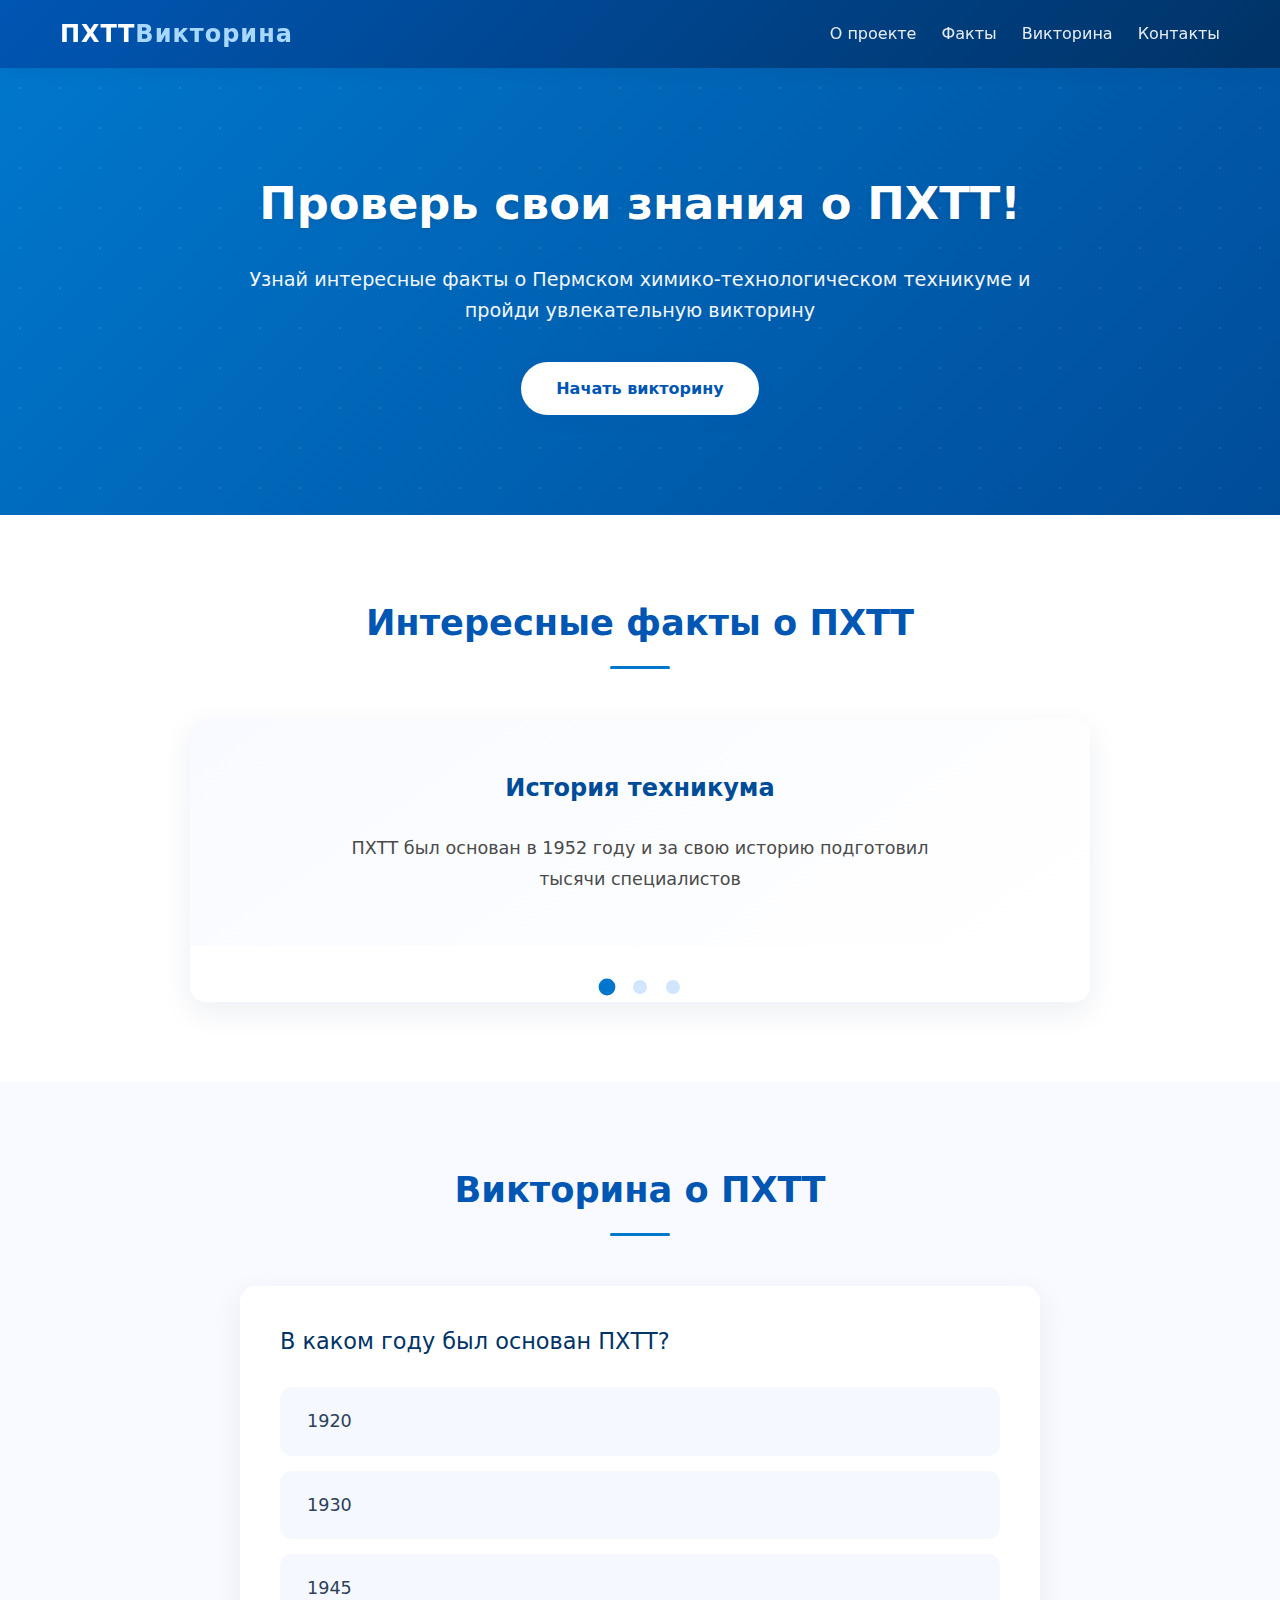
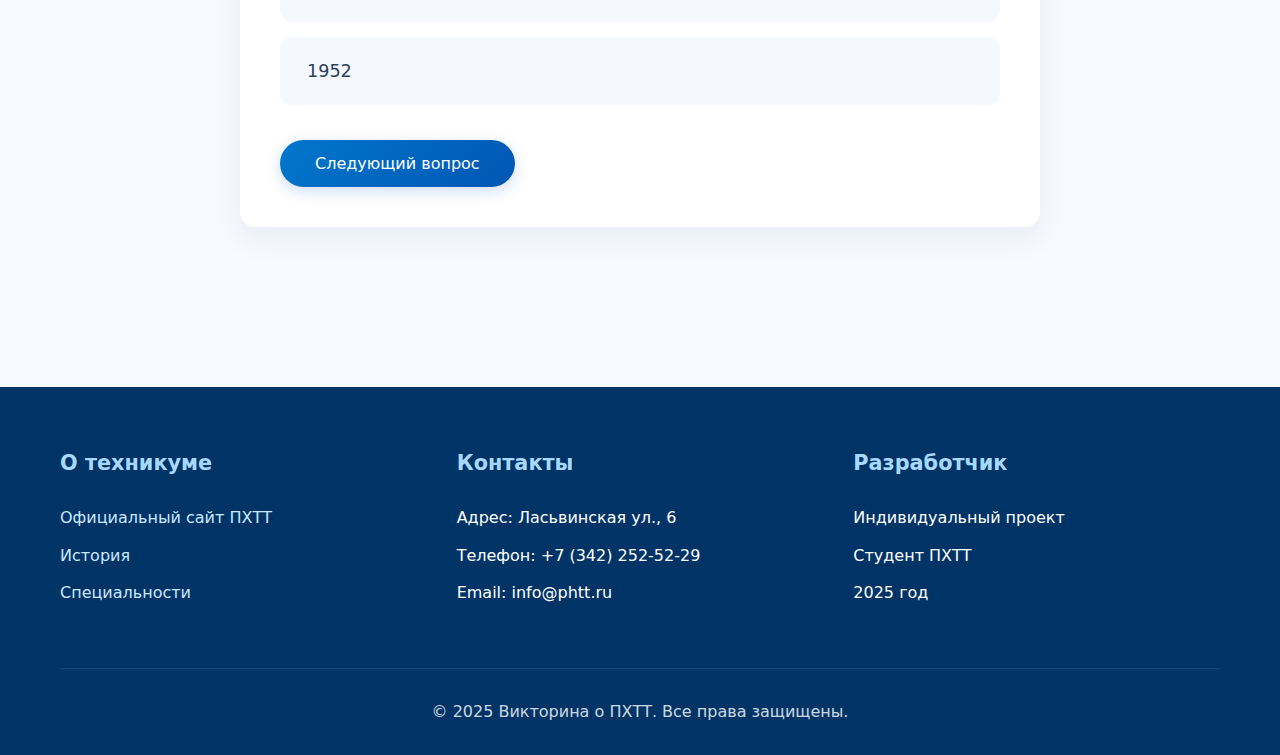
<file: index.html>
<!DOCTYPE html>
<html lang="ru">
<head>
    <meta charset="UTF-8">
    <meta name="viewport" content="width=device-width, initial-scale=1.0">
    <title>Викторина ПХТТ | Пермский химико-технологический техникум</title>
    <link rel="stylesheet" href="style.css">
</head>
<body>
    <!-- Шапка сайта -->
    <header>
        <div class="container header-content">
            <div class="logo">ПХТТ<span>Викторина</span></div>
            <nav>
                <ul>
                    <li><a href="#about">О проекте</a></li>
                    <li><a href="#facts">Факты</a></li>
                    <li><a href="#quiz">Викторина</a></li>
                    <li><a href="#contacts">Контакты</a></li>
                </ul>
            </nav>
        </div>
    </header>

    <!-- Главный баннер -->
    <section class="hero">
        <div class="container">
            <h1>Проверь свои знания о ПХТТ!</h1>
            <p>Узнай интересные факты о Пермском химико-технологическом техникуме и пройди увлекательную викторину</p>
            <a href="#quiz" class="btn">Начать викторину</a>
        </div>
    </section>

    <!-- Слайдер с фактами -->
    <section class="slider-section" id="facts">
        <div class="container">
            <h2 class="section-title">Интересные факты о ПХТТ</h2>
            <div class="slider">
                <div class="slider-container" id="slider-container">
                    <div class="slide">
                        <h3>История техникума</h3>
                        <p>ПХТТ был основан в 1952 году и за свою историю подготовил тысячи специалистов</p>
                    </div>
                    <div class="slide">
                        <h3>Современные лаборатории</h3>
                        <p>В техникуме есть оборудованные лаборатории, где студенты получают практические навыки работы.</p>
                    </div>
                    <div class="slide">
                        <h3>Партнёры</h3>
                        <p>ПХТТ сотрудничает с ведущими предприятиями Пермского края, включая "Галополимер" и "Сорбент".</p>
                    </div>
                </div>
                <div class="slider-nav" id="slider-nav">
                    <span class="slider-dot active"></span>
                    <span class="slider-dot"></span>
                    <span class="slider-dot"></span>
                </div>
            </div>
        </div>
    </section>

    <!-- Викторина -->
    <section class="quiz-section" id="quiz">
        <div class="container">
            <h2 class="section-title">Викторина о ПХТТ</h2>
            <div class="quiz-container">
                <div id="quiz-content">
                    <div class="question" id="question">Вопрос появится здесь</div>
                    <div class="options" id="options"></div>
                    <div class="quiz-controls">
                        <button class="quiz-btn" id="restart-btn" style="display: none;">Начать заново</button>
                        <button class="quiz-btn" id="next-btn">Следующий вопрос</button>
                    </div>
                    <div class="result" id="result"></div>
                </div>
            </div>
        </div>
    </section>

    <!-- Подвал сайта -->
    <footer id="contacts">
        <div class="container">
            <div class="footer-content">
                <div class="footer-column">
                    <h3>О техникуме</h3>
                    <ul>
                        <li><a href="https://phtt.ru" target="_blank">Официальный сайт ПХТТ</a></li>
                        <li><a href="#">История</a></li>
                        <li><a href="#">Специальности</a></li>
                    </ul>
                </div>
                <div class="footer-column">
                    <h3>Контакты</h3>
                    <ul>
                        <li>Адрес: Ласьвинская ул., 6</li>
                        <li>Телефон: +7 (342) 252-52-29</li>
                        <li>Email: info@phtt.ru</li>
                    </ul>
                </div>
                <div class="footer-column">
                    <h3>Разработчик</h3>
                    <ul>
                        <li>Индивидуальный проект</li>
                        <li>Студент ПХТТ</li>
                        <li>2025 год</li>
                    </ul>
                </div>
            </div>
            <div class="copyright">
                <p>&copy; 2025 Викторина о ПХТТ. Все права защищены.</p>
            </div>
        </div>
    </footer>

    <script src="script.js">
    </script>
</body>
</html>
</file>
<file: style.css>
/* Общие стили */
 * {
    margin: 0;
    padding: 0;
    box-sizing: border-box;
    font-family: 'Segoe UI', system-ui, sans-serif;
}

body {
    background-color: #f8faff;
    color: #2d4059;
    line-height: 1.6;
}

.container {
    max-width: 1200px;
    margin: 0 auto;
    padding: 0 20px;
}

/* Шапка сайта */
header {
    background: linear-gradient(135deg, #0056b3, #003366);
    color: white;
    padding: 15px 0;
    box-shadow: 0 2px 15px rgba(0, 51, 102, 0.1);
    position: sticky;
    top: 0;
    z-index: 1000;
}

.header-content {
    display: flex;
    justify-content: space-between;
    align-items: center;
}

.logo {
    font-size: 24px;
    font-weight: 700;
    letter-spacing: 1px;
}

.logo span {
    color: #a8d8ff;
}

nav ul {
    display: flex;
    list-style: none;
}

nav ul li {
    margin-left: 25px;
}

nav ul li a {
    color: rgba(255, 255, 255, 0.9);
    text-decoration: none;
    transition: 0.3s;
    padding: 5px 0;
    border-bottom: 2px solid transparent;
}

nav ul li a:hover {
    color: white;
    border-color: #a8d8ff;
}

/* Главный баннер */
.hero {
    background: linear-gradient(135deg, #0077cc, #004c99);
    color: white;
    padding: 100px 0;
    text-align: center;
    position: relative;
    overflow: hidden;
}

.hero::before {
    content: '';
    position: absolute;
    top: 0;
    left: 0;
    width: 100%;
    height: 100%;
    background-image: radial-gradient(rgba(255, 255, 255, 0.1) 1px, transparent 1px);
    background-size: 40px 40px;
    pointer-events: none;
}

.hero h1 {
    font-size: 2.8em;
    margin-bottom: 25px;
    font-weight: 600;
    text-shadow: 0 2px 4px rgba(0, 0, 0, 0.1);
}

.hero p {
    font-size: 1.2em;
    max-width: 800px;
    margin: 0 auto 35px;
    opacity: 0.95;
}

.btn {
    display: inline-flex;
    align-items: center;
    background-color: #fff;
    color: #0056b3;
    padding: 14px 35px;
    border-radius: 50px;
    text-decoration: none;
    font-weight: 600;
    transition: all 0.3s ease;
    box-shadow: 0 4px 15px rgba(0, 87, 179, 0.2);
}

.btn:hover {
    transform: translateY(-2px);
    box-shadow: 0 6px 20px rgba(0, 87, 179, 0.3);
}

/* Слайдер с фактами */
.slider-section {
    padding: 80px 0;
    background-color: #fff;
}

.section-title {
    text-align: center;
    margin-bottom: 50px;
    color: #0056b3;
    font-size: 2.2em;
    font-weight: 600;
    position: relative;
}

.section-title::after {
    content: '';
    display: block;
    width: 60px;
    height: 3px;
    background: #0077cc;
    margin: 15px auto 0;
    border-radius: 2px;
}

.slider {
    position: relative;
    max-width: 900px;
    margin: 0 auto;
    overflow: hidden;
    border-radius: 15px;
    box-shadow: 0 10px 30px rgba(0, 51, 102, 0.08);
}

.slider-container {
    display: flex;
    transition: transform 0.5s cubic-bezier(0.4, 0, 0.2, 1);
}

.slide {
    min-width: 100%;
    padding: 50px;
    background: linear-gradient(145deg, #f8faff, #fff);
    text-align: center;
}

.slide h3 {
    margin-bottom: 25px;
    color: #004c99;
    font-size: 1.5em;
    font-weight: 600;
}

.slide p {
    font-size: 1.1em;
    line-height: 1.8;
    max-width: 600px;
    margin: 0 auto;
    color: #4a4a4a;
}

.slider-nav {
    text-align: center;
    margin-top: 30px;
}

.slider-dot {
    display: inline-block;
    width: 14px;
    height: 14px;
    background-color: #d1e5ff;
    border-radius: 50%;
    margin: 0 7px;
    cursor: pointer;
    transition: all 0.3s ease;
}

.slider-dot.active {
    background-color: #0077cc;
    transform: scale(1.2);
}

/* Викторина */
.quiz-section {
    padding: 80px 0;
    background-color: #f8faff;
}

.quiz-container {
    background: white;
    border-radius: 15px;
    padding: 40px;
    box-shadow: 0 10px 30px rgba(0, 51, 102, 0.08);
    max-width: 800px;
    margin: 0 auto;
    position: relative;
}

.question {
    font-size: 1.4em;
    margin-bottom: 30px;
    color: #003366;
    font-weight: 500;
    line-height: 1.4;
}

.options {
    margin-bottom: 35px;
}

.option {
    display: block;
    background-color: #f5f9ff;
    padding: 18px 25px;
    margin: 15px 0;
    border-radius: 12px;
    cursor: pointer;
    transition: all 0.2s ease;
    border: 2px solid transparent;
    font-size: 1.1em;
}

.option:hover {
    background-color: #e6f1ff;
    transform: translateX(10px);
}

.option.correct {
    background-color: #e3fcef;
    border-color: #00c853;
    color: #007a3d;
}

.option.incorrect {
    background-color: #ffebee;
    border-color: #d32f2f;
    color: #b71c1c;
}

.quiz-controls {
    display: flex;
    justify-content: space-between;
    align-items: center;
    margin-top: 30px;
}

.quiz-btn {
    background: linear-gradient(135deg, #0077cc, #0056b3);
    color: white;
    border: none;
    padding: 14px 35px;
    border-radius: 50px;
    cursor: pointer;
    font-size: 1em;
    font-weight: 500;
    transition: all 0.3s ease;
    box-shadow: 0 4px 15px rgba(0, 87, 179, 0.2);
}

.quiz-btn:hover {
    transform: translateY(-2px);
    box-shadow: 0 6px 20px rgba(0, 87, 179, 0.3);
}

.result {
    font-size: 1.4em;
    font-weight: 600;
    color: #0056b3;
    margin: 30px 0;
    text-align: center;
    padding: 25px;
    background: #f5f9ff;
    border-radius: 15px;
}

/* Подвал сайта */
footer {
    background: #003366;
    color: white;
    padding: 60px 0 30px;
    margin-top: 80px;
}

.footer-content {
    display: grid;
    grid-template-columns: repeat(auto-fit, minmax(250px, 1fr));
    gap: 30px;
    margin-bottom: 50px;
}

.footer-column h3 {
    margin-bottom: 25px;
    color: #a8d8ff;
    font-size: 1.3em;
    font-weight: 600;
}

.footer-column ul {
    list-style: none;
}

.footer-column ul li {
    margin-bottom: 12px;
}

.footer-column ul li a {
    color: #cce7ff;
    text-decoration: none;
    transition: 0.3s;
}

.footer-column ul li a:hover {
    color: white;
    text-decoration: underline;
}

.copyright {
    text-align: center;
    padding-top: 30px;
    border-top: 1px solid #1a4d80;
    margin-top: 40px;
    opacity: 0.8;
}

/* Адаптивность */
@media (max-width: 768px) {
    .header-content {
        flex-direction: column;
        text-align: center;
        gap: 15px;
    }

    nav ul li {
        margin: 0 10px;
    }

    .hero h1 {
        font-size: 2em;
    }

    .slide {
        padding: 30px 20px;
    }

    .quiz-container {
        padding: 25px;
    }

    .question {
        font-size: 1.2em;
    }
}
</file>
